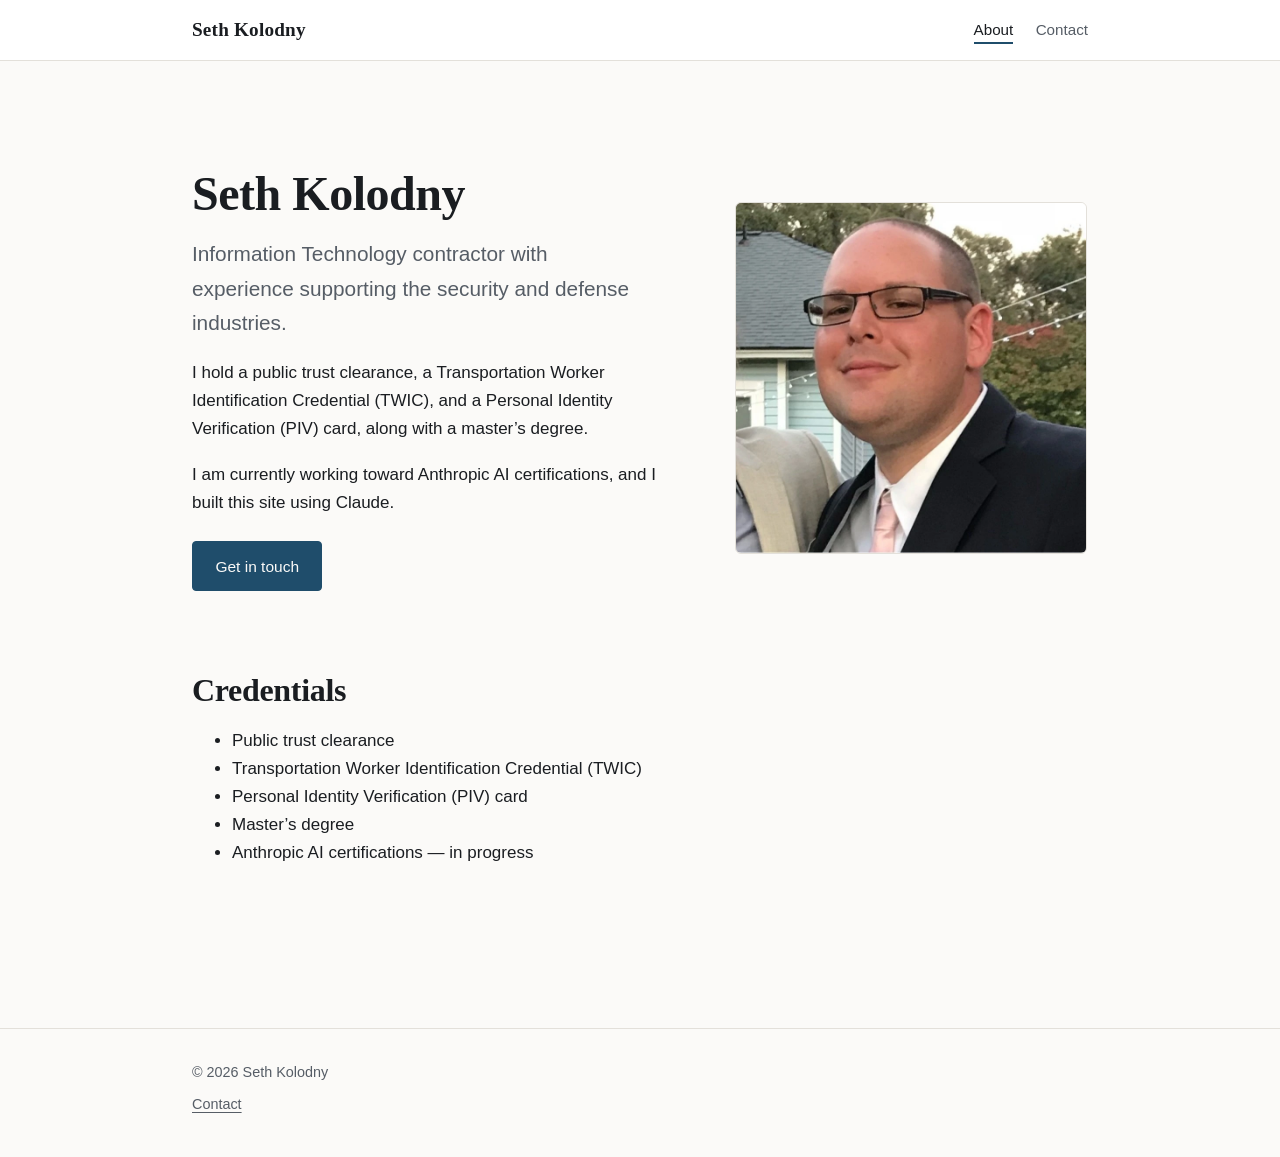
<file: index.html>
<!DOCTYPE html>
<html lang="en">
<head>
<meta charset="utf-8">
<meta name="viewport" content="width=device-width, initial-scale=1">
<title>Seth Kolodny</title>
<meta name="description" content="Seth Kolodny — Information Technology contractor with experience in the security and defense industries.">
<link rel="canonical" href="https://sethkolodny.com/">
<link rel="stylesheet" href="css/style.css">
<link rel="icon" href="data:image/svg+xml,<svg xmlns='http://www.w3.org/2000/svg' viewBox='0 0 100 100'><text y='.9em' font-size='90' font-family='Georgia,serif'>S</text></svg>">
</head>
<body>

<a class="skip-link" href="#main">Skip to content</a>

<header class="site-header">
  <div class="wrap">
    <a class="brand" href="index.html">Seth Kolodny</a>
    <nav aria-label="Main">
      <ul class="nav">
        <li><a href="index.html" aria-current="page">About</a></li>
        <li><a href="contact.html">Contact</a></li>
      </ul>
    </nav>
  </div>
</header>

<main id="main">
  <div class="wrap">

    <section class="hero">
      <div>
        <h1>Seth Kolodny</h1>
        <p class="lede">
          Information Technology contractor with experience supporting the
          security and defense industries.
        </p>
        <p>
          I hold a public trust clearance, a Transportation Worker
          Identification Credential (TWIC), and a Personal Identity
          Verification (PIV) card, along with a master&rsquo;s degree.
        </p>
        <p>
          I am currently working toward Anthropic AI certifications, and I
          built this site using Claude.
        </p>
        <div class="btn-row">
          <a class="btn btn-solid" href="contact.html">Get in touch</a>
        </div>
      </div>

      <!-- Modern browsers get the smaller WebP; older ones fall back to JPEG. -->
      <picture>
        <source srcset="assets/images/portrait.webp" type="image/webp">
        <img class="portrait"
             src="assets/images/portrait.jpg"
             alt="Portrait of Seth Kolodny"
             width="800" height="800"
             fetchpriority="high">
      </picture>
    </section>

    <h2>Credentials</h2>
    <ul>
      <li>Public trust clearance</li>
      <li>Transportation Worker Identification Credential (TWIC)</li>
      <li>Personal Identity Verification (PIV) card</li>
      <li>Master&rsquo;s degree</li>
      <li>Anthropic AI certifications &mdash; in progress</li>
    </ul>

  </div>
</main>

<footer class="site-footer">
  <div class="wrap">
    <p>&copy; <span id="year">2026</span> Seth Kolodny</p>
    <p><a href="contact.html">Contact</a></p>
  </div>
</footer>

<script>document.getElementById('year').textContent = new Date().getFullYear();</script>

</body>
</html>
</file>
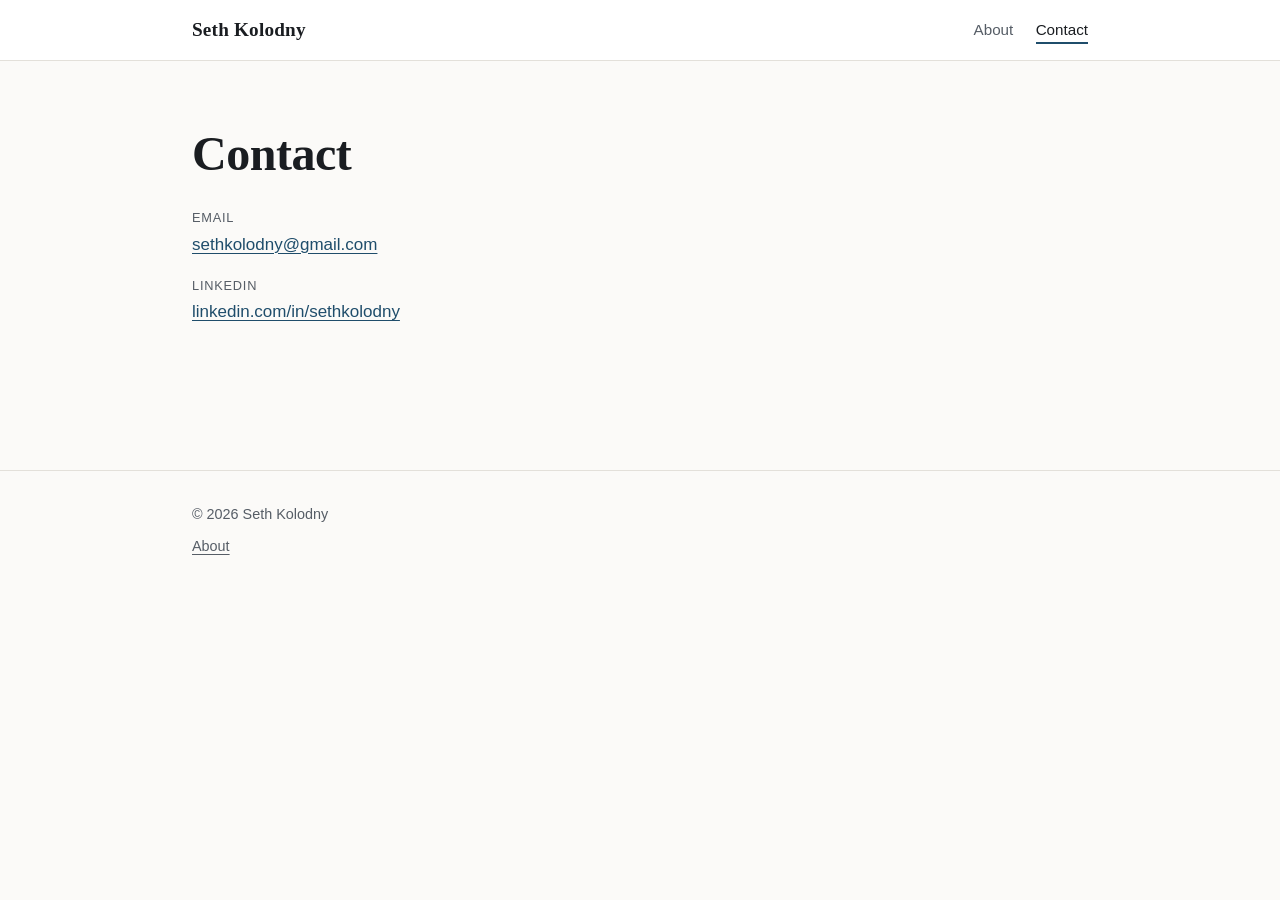
<file: contact.html>
<!DOCTYPE html>
<html lang="en">
<head>
<meta charset="utf-8">
<meta name="viewport" content="width=device-width, initial-scale=1">
<title>Contact — Seth Kolodny</title>
<meta name="description" content="How to get in touch with Seth Kolodny.">
<link rel="canonical" href="https://sethkolodny.com/contact.html">
<link rel="stylesheet" href="css/style.css">
<link rel="icon" href="data:image/svg+xml,<svg xmlns='http://www.w3.org/2000/svg' viewBox='0 0 100 100'><text y='.9em' font-size='90' font-family='Georgia,serif'>S</text></svg>">
</head>
<body>

<a class="skip-link" href="#main">Skip to content</a>

<header class="site-header">
  <div class="wrap">
    <a class="brand" href="index.html">Seth Kolodny</a>
    <nav aria-label="Main">
      <ul class="nav">
        <li><a href="index.html">About</a></li>
        <li><a href="contact.html" aria-current="page">Contact</a></li>
      </ul>
    </nav>
  </div>
</header>

<main id="main">
  <div class="wrap">

    <h1>Contact</h1>

    <ul class="contact-list">
      <li>
        <span class="label">Email</span>
        <!-- The address is assembled by the script at the bottom of this
             page, so scrapers reading the raw HTML never see it whole.
             People with JavaScript off still get the readable version. -->
        <span id="email-slot"><noscript>sethkolodny [at] gmail [dot] com</noscript></span>
      </li>
      <li>
        <span class="label">LinkedIn</span>
        <a href="https://www.linkedin.com/in/sethkolodny/">linkedin.com/in/sethkolodny</a>
      </li>
    </ul>

  </div>
</main>

<footer class="site-footer">
  <div class="wrap">
    <p>&copy; <span id="year">2026</span> Seth Kolodny</p>
    <p><a href="index.html">About</a></p>
  </div>
</footer>

<script>
document.getElementById("year").textContent = new Date().getFullYear();

/* Builds the email address from pieces at page load. A spam bot reading
   the raw HTML finds no address; a real visitor gets a working link. */
(function () {
  var user = "sethkolodny";
  var host = "gmail" + "." + "com";
  var slot = document.getElementById("email-slot");
  if (!slot) return;
  var link = document.createElement("a");
  link.href = "mail" + "to:" + user + String.fromCharCode(64) + host;
  link.textContent = user + String.fromCharCode(64) + host;
  slot.textContent = "";
  slot.appendChild(link);
}());
</script>

</body>
</html>
</file>
<file: css/style.css>
/* ============================================================
   sethkolodny.com — stylesheet
   Plain CSS, no frameworks. Edit colors in the :root block below.
   ============================================================ */

/* ---- 1. Color palette -------------------------------------
   Change these six values to restyle the whole site at once.   */
:root {
  --ink:        #1a1d21;   /* main text                        */
  --ink-soft:   #565d66;   /* secondary text, captions         */
  --paper:      #fbfaf8;   /* page background                  */
  --card:       #ffffff;   /* raised surfaces                  */
  --rule:       #e3e0da;   /* hairlines and borders            */
  --accent:     #1f4d6b;   /* links, highlights — deep navy    */
  --accent-alt: #8a5a2b;   /* secondary accent — warm brown    */

  --measure: 68ch;         /* max line length for readability  */
  --gutter:  clamp(1.25rem, 5vw, 3rem);
}

/* Automatic dark mode for phones/laptops set to dark. */
@media (prefers-color-scheme: dark) {
  :root {
    --ink:        #e8e6e1;
    --ink-soft:   #a2a8b0;
    --paper:      #14171a;
    --card:       #1c2024;
    --rule:       #2e3439;
    --accent:     #7fb5d6;
    --accent-alt: #d4a06a;
  }
}

/* ---- 2. Reset and base ------------------------------------ */
*, *::before, *::after { box-sizing: border-box; }

html {
  -webkit-text-size-adjust: 100%;   /* stop iOS inflating text  */
  scroll-behavior: smooth;
}

body {
  margin: 0;
  background: var(--paper);
  color: var(--ink);
  font-family: -apple-system, BlinkMacSystemFont, "Segoe UI", Roboto,
               "Helvetica Neue", Arial, sans-serif;
  font-size: 1.0625rem;
  line-height: 1.65;
  -webkit-font-smoothing: antialiased;
  text-rendering: optimizeLegibility;
}

img { max-width: 100%; height: auto; display: block; }

a {
  color: var(--accent);
  text-decoration-thickness: 1px;
  text-underline-offset: 0.18em;
}
a:hover { text-decoration-thickness: 2px; }

/* Keyboard users must always see where they are. */
a:focus-visible, button:focus-visible {
  outline: 3px solid var(--accent);
  outline-offset: 3px;
  border-radius: 2px;
}

/* ---- 3. Headings ------------------------------------------ */
h1, h2, h3 {
  font-family: Georgia, "Iowan Old Style", "Times New Roman", serif;
  font-weight: 600;
  line-height: 1.2;
  letter-spacing: -0.01em;
  margin: 0 0 0.5em;
  text-wrap: balance;        /* avoids lonely words on a line   */
}

h1 { font-size: clamp(2rem, 5.5vw, 3rem); }
h2 { font-size: clamp(1.5rem, 3.5vw, 2rem); margin-top: 2.5rem; }
h3 { font-size: 1.2rem; margin-top: 2rem; }

p { margin: 0 0 1.15rem; }
p, li { max-width: var(--measure); }

/* ---- 4. Layout -------------------------------------------- */
.wrap {
  width: 100%;
  max-width: 62rem;
  margin-inline: auto;
  padding-inline: var(--gutter);
}

main { padding-block: clamp(2rem, 6vw, 4rem); }

.skip-link {
  position: absolute;
  left: -9999px;
}
.skip-link:focus {
  left: var(--gutter);
  top: 0.5rem;
  z-index: 100;
  background: var(--card);
  color: var(--ink);
  padding: 0.6rem 1rem;
  border: 2px solid var(--accent);
  border-radius: 4px;
}

/* ---- 5. Header and navigation ------------------------------ */
.site-header {
  border-bottom: 1px solid var(--rule);
  background: var(--card);
  position: sticky;
  top: 0;
  z-index: 50;
}

.site-header .wrap {
  display: flex;
  flex-wrap: wrap;
  align-items: center;
  justify-content: space-between;
  gap: 0.5rem 1.5rem;
  padding-block: 0.9rem;
}

.brand {
  font-family: Georgia, "Times New Roman", serif;
  font-size: 1.2rem;
  font-weight: 600;
  color: var(--ink);
  text-decoration: none;
  letter-spacing: 0.01em;
  white-space: nowrap;
}
.brand:hover { color: var(--accent); }

.nav {
  display: flex;
  flex-wrap: wrap;
  gap: 0.25rem 1.4rem;
  list-style: none;
  margin: 0;
  padding: 0;
}

.nav a {
  color: var(--ink-soft);
  text-decoration: none;
  font-size: 0.95rem;
  padding-block: 0.25rem;
  border-bottom: 2px solid transparent;
  white-space: nowrap;
}
.nav a:hover { color: var(--ink); }

/* The current page gets an underline. */
.nav a[aria-current="page"] {
  color: var(--ink);
  border-bottom-color: var(--accent);
}

/* ---- 6. Hero (home page) ----------------------------------- */
.hero {
  display: grid;
  gap: clamp(1.5rem, 4vw, 3rem);
  align-items: center;
  padding-block: clamp(1rem, 4vw, 2.5rem);
}

@media (min-width: 46rem) {
  .hero { grid-template-columns: 1.4fr 1fr; }
}

.hero h1 { margin-bottom: 0.3em; }

.hero .lede {
  font-size: clamp(1.1rem, 2.2vw, 1.3rem);
  color: var(--ink-soft);
  max-width: 40ch;
}

.hero picture { display: block; }

.portrait {
  border-radius: 6px;
  border: 1px solid var(--rule);
  aspect-ratio: 1 / 1;
  object-fit: cover;
  width: 100%;
  max-width: 22rem;
  margin-inline: auto;
  background: var(--rule);
}

/* ---- 7. Buttons -------------------------------------------- */
.btn-row {
  display: flex;
  flex-wrap: wrap;
  gap: 0.75rem;
  margin-top: 1.5rem;
}

.btn {
  display: inline-block;
  padding: 0.7rem 1.4rem;
  border-radius: 4px;
  font-size: 0.97rem;
  font-weight: 500;
  text-decoration: none;
  border: 1px solid var(--accent);
  transition: background-color 0.15s ease, color 0.15s ease;
}

.btn-solid  { background: var(--accent); color: var(--paper); }
.btn-solid:hover  { background: var(--ink); border-color: var(--ink); }

.btn-hollow { background: transparent; color: var(--accent); }
.btn-hollow:hover { background: var(--accent); color: var(--paper); }

/* ---- 8. Cards ---------------------------------------------- */
.cards {
  display: grid;
  gap: 1.25rem;
  grid-template-columns: repeat(auto-fit, minmax(16rem, 1fr));
  margin-top: 1.5rem;
  padding: 0;
  list-style: none;
}

.card {
  background: var(--card);
  border: 1px solid var(--rule);
  border-radius: 6px;
  padding: 1.35rem;
  max-width: none;
}

.card h3 { margin-top: 0; }
.card p  { color: var(--ink-soft); margin-bottom: 0; max-width: none; }

.card a.card-link {
  display: inline-block;
  margin-top: 0.9rem;
  font-size: 0.93rem;
  font-weight: 500;
}

/* ---- 9. Post / article list -------------------------------- */
.posts { list-style: none; margin: 2rem 0 0; padding: 0; }

.posts li {
  padding-block: 1.4rem;
  border-top: 1px solid var(--rule);
  max-width: none;
}
.posts li:last-child { border-bottom: 1px solid var(--rule); }

.posts h3 { margin: 0 0 0.35rem; }
.posts h3 a { text-decoration: none; }
.posts h3 a:hover { text-decoration: underline; }

.post-date {
  display: block;
  font-size: 0.85rem;
  color: var(--ink-soft);
  letter-spacing: 0.04em;
  text-transform: uppercase;
  margin-bottom: 0.4rem;
}

.posts p { color: var(--ink-soft); margin: 0; }

/* ---- 10. Notes, disclaimers -------------------------------- */
.note {
  border-left: 3px solid var(--accent-alt);
  background: var(--card);
  padding: 1rem 1.25rem;
  margin: 2rem 0;
  border-radius: 0 4px 4px 0;
  font-size: 0.93rem;
  color: var(--ink-soft);
  max-width: var(--measure);
}
.note p:last-child { margin-bottom: 0; }
.note strong { color: var(--ink); }

/* ---- 11. Definition-style contact list --------------------- */
.contact-list {
  list-style: none;
  padding: 0;
  margin: 1.5rem 0 0;
  display: grid;
  gap: 1rem;
}
.contact-list li { max-width: none; }
.contact-list .label {
  display: block;
  font-size: 0.8rem;
  letter-spacing: 0.06em;
  text-transform: uppercase;
  color: var(--ink-soft);
  margin-bottom: 0.15rem;
}

/* ---- 12. Footer -------------------------------------------- */
.site-footer {
  border-top: 1px solid var(--rule);
  margin-top: clamp(3rem, 8vw, 5rem);
  padding-block: 2rem;
  font-size: 0.9rem;
  color: var(--ink-soft);
}
.site-footer p { max-width: none; margin-bottom: 0.5rem; }
.site-footer a { color: var(--ink-soft); }
.site-footer a:hover { color: var(--accent); }

/* ---- 13. Respect reduced-motion preferences ---------------- */
@media (prefers-reduced-motion: reduce) {
  html { scroll-behavior: auto; }
  * { transition-duration: 0.01ms !important; animation-duration: 0.01ms !important; }
}

/* ---- 14. Print --------------------------------------------- */
@media print {
  .site-header, .site-footer, .btn-row { display: none; }
  body { background: #fff; color: #000; font-size: 11pt; }
}

/* ---- 15. Inline code and code blocks ----------------------- */
code {
  font-family: ui-monospace, SFMono-Regular, Menlo, Consolas, monospace;
  font-size: 0.88em;
  background: var(--card);
  border: 1px solid var(--rule);
  border-radius: 3px;
  padding: 0.1em 0.35em;
  overflow-wrap: break-word;
}

pre {
  background: var(--card);
  border: 1px solid var(--rule);
  border-radius: 5px;
  padding: 1rem 1.15rem;
  overflow-x: auto;          /* long lines scroll, instead of
                                stretching the page on a phone  */
  font-size: 0.88rem;
  line-height: 1.5;
  max-width: var(--measure);
}
pre code { background: none; border: 0; padding: 0; font-size: inherit; }

/* ---- 16. Tables -------------------------------------------- */
/* Wrap a table in <div class="table-scroll"> so it scrolls
   sideways on a phone instead of breaking the layout.          */
.table-scroll { overflow-x: auto; margin: 1.5rem 0; }

table { border-collapse: collapse; width: 100%; font-size: 0.95rem; }
th, td {
  text-align: left;
  padding: 0.6rem 0.8rem;
  border-bottom: 1px solid var(--rule);
}
th { font-weight: 600; color: var(--ink); white-space: nowrap; }
</file>
